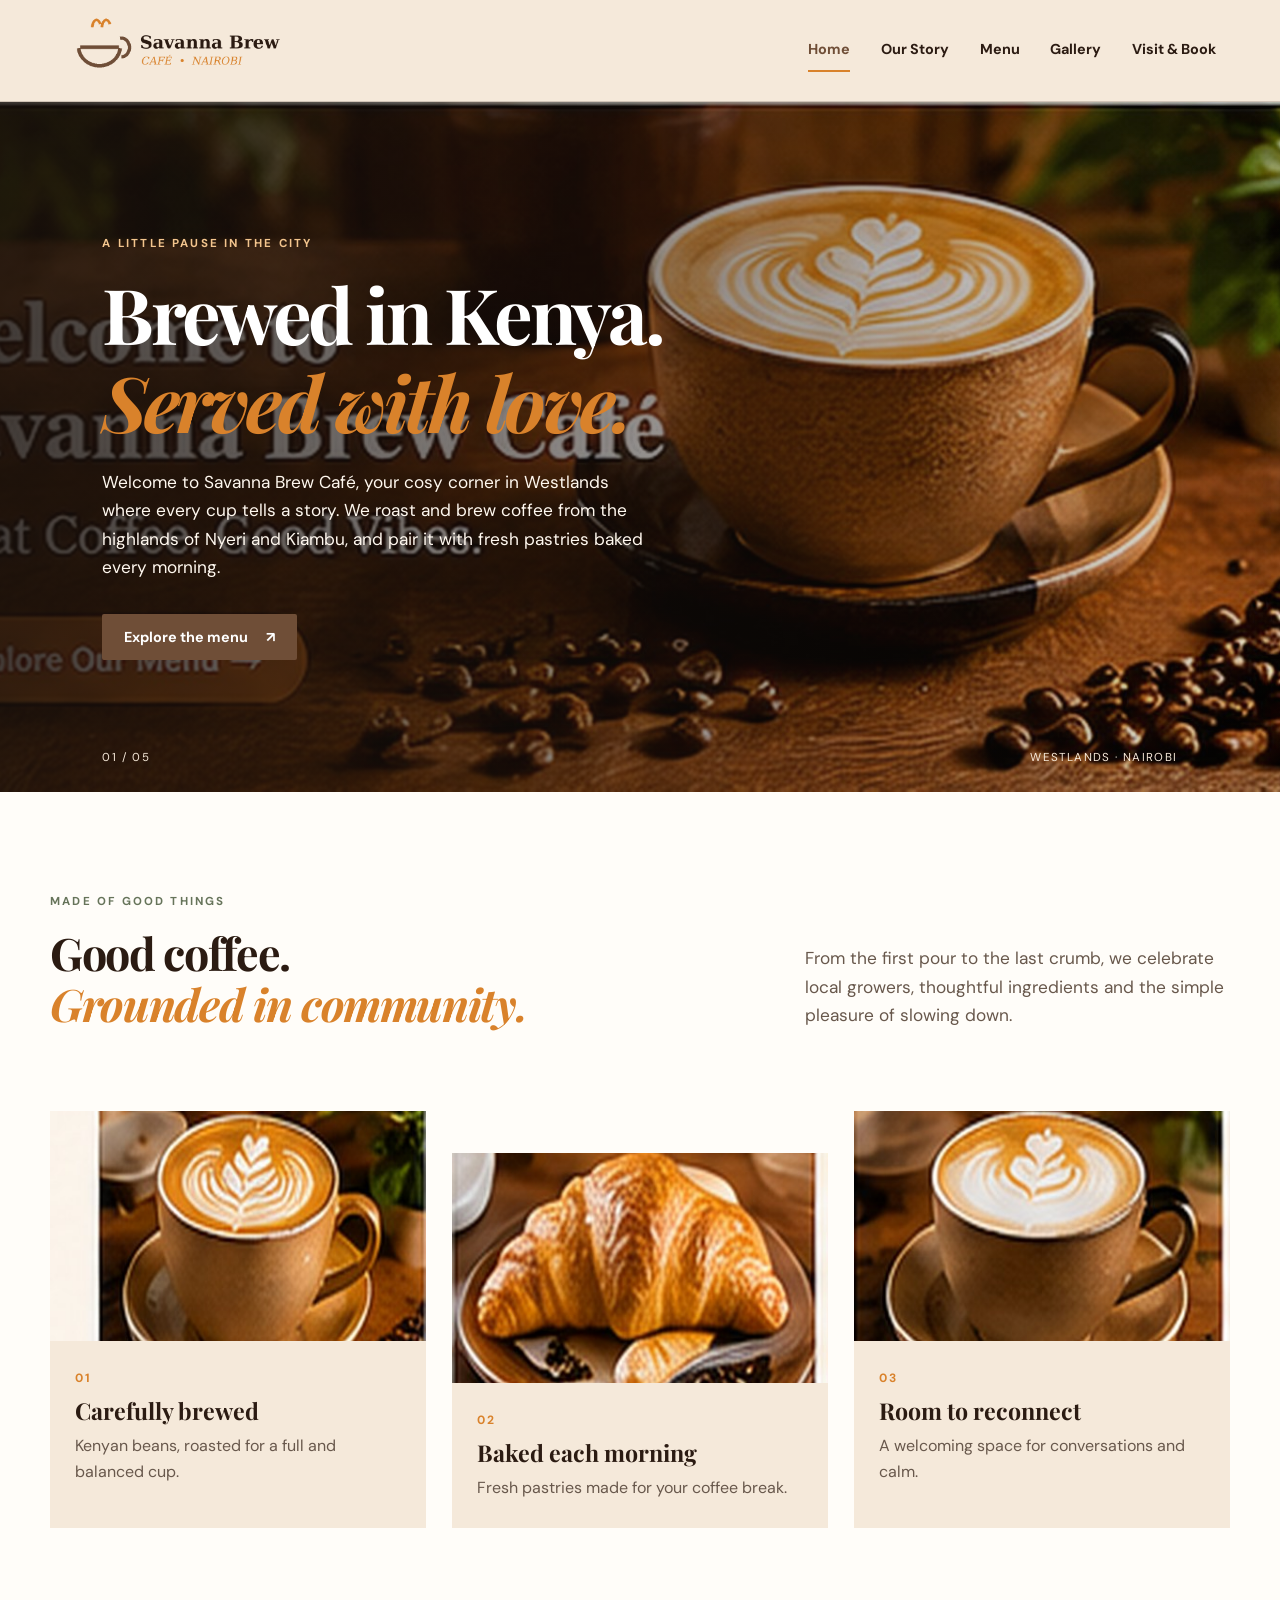
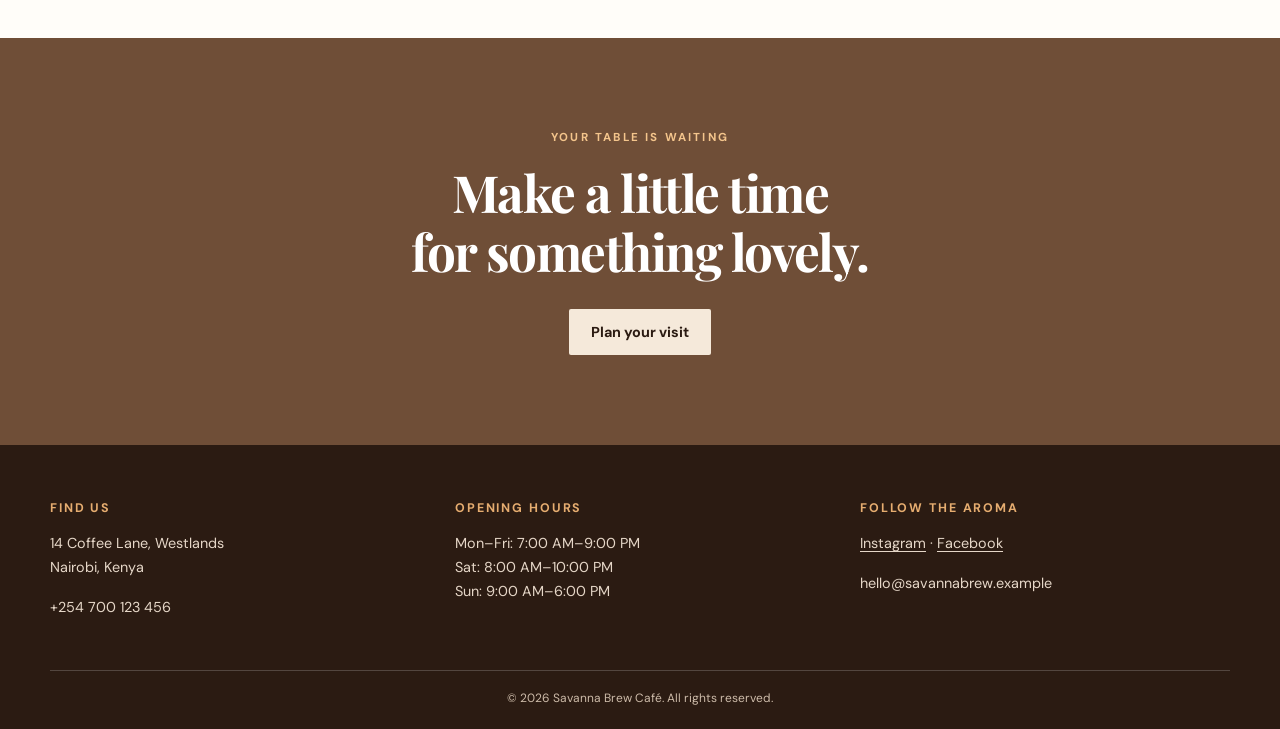
<file: index.html>
<!DOCTYPE html>
<html lang="en">
<head>
  <meta charset="UTF-8">
  <meta name="viewport" content="width=device-width, initial-scale=1.0">
  <meta name="description" content="Savanna Brew Café — Kenyan coffee, fresh bakes and warm hospitality in Westlands, Nairobi.">
  <title>Home | Savanna Brew Café</title>
  <link rel="preconnect" href="https://fonts.googleapis.com">
  <link rel="preconnect" href="https://fonts.gstatic.com" crossorigin>
  <link href="https://fonts.googleapis.com/css2?family=DM+Sans:wght@400;500;600;700&family=Playfair+Display:wght@600;700&display=swap" rel="stylesheet">
  <link rel="stylesheet" href="css/style.css">
</head>
<body>

<header class="site-header">
  <a class="brand" href="index.html"><img src="images/logo.png" alt="Savanna Brew Café logo"></a>
  <nav class="main-nav" aria-label="Main navigation">
    <a class="active" href="index.html">Home</a>
    <a class="" href="about.html">Our Story</a>
    <a class="" href="menu.html">Menu</a>
    <a class="" href="gallery.html">Gallery</a>
    <a class="" href="contact.html">Visit & Book</a>
  </nav>
</header>

<main>
  <section class="hero">
    <div class="hero-copy"><p class="eyebrow">A little pause in the city</p><h1>Brewed in Kenya.<br><em>Served with love.</em></h1>
    <p>Welcome to Savanna Brew Café, your cosy corner in Westlands where every cup tells a story. We roast and brew coffee from the highlands of Nyeri and Kiambu, and pair it with fresh pastries baked every morning.</p>
    <a class="button" href="menu.html">Explore the menu <span aria-hidden="true">↗</span></a></div>
    <div class="hero-note"><span>01 / 05</span><span>Westlands · Nairobi</span></div>
  </section>
  <section class="intro section-wrap"><div><p class="eyebrow">Made of good things</p><h2>Good coffee.<br><em>Grounded in community.</em></h2></div><p>From the first pour to the last crumb, we celebrate local growers, thoughtful ingredients and the simple pleasure of slowing down.</p></section>
  <section class="feature-grid section-wrap">
    <article class="feature-card"><img src="images/latte.jpg" alt="Freshly prepared latte with milk art"><div><span class="card-number">01</span><h3>Carefully brewed</h3><p>Kenyan beans, roasted for a full and balanced cup.</p></div></article>
    <article class="feature-card feature-offset"><img src="images/croissant.jpg" alt="Golden freshly baked croissant"><div><span class="card-number">02</span><h3>Baked each morning</h3><p>Fresh pastries made for your coffee break.</p></div></article>
    <article class="feature-card"><img src="images/cappuccino.jpg" alt="Cappuccino topped with delicate foam"><div><span class="card-number">03</span><h3>Room to reconnect</h3><p>A welcoming space for conversations and calm.</p></div></article>
  </section>
  <section class="closing-band"><p class="eyebrow">Your table is waiting</p><h2>Make a little time<br>for something lovely.</h2><a class="button button-light" href="contact.html">Plan your visit</a></section>
</main>

<footer class="site-footer">
  <div class="footer-grid">
    <section><h2>Find us</h2><p>14 Coffee Lane, Westlands<br>Nairobi, Kenya</p><p>+254 700 123 456</p></section>
    <section><h2>Opening hours</h2><p>Mon–Fri: 7:00 AM–9:00 PM<br>Sat: 8:00 AM–10:00 PM<br>Sun: 9:00 AM–6:00 PM</p></section>
    <section><h2>Follow the aroma</h2><p><a href="https://www.instagram.com/" target="_blank" rel="noopener">Instagram</a> · <a href="https://www.facebook.com/" target="_blank" rel="noopener">Facebook</a></p><p>hello@savannabrew.example</p></section>
  </div>
  <p class="copyright">© 2026 Savanna Brew Café. All rights reserved.</p>
</footer>
</body>
</html>
</file>
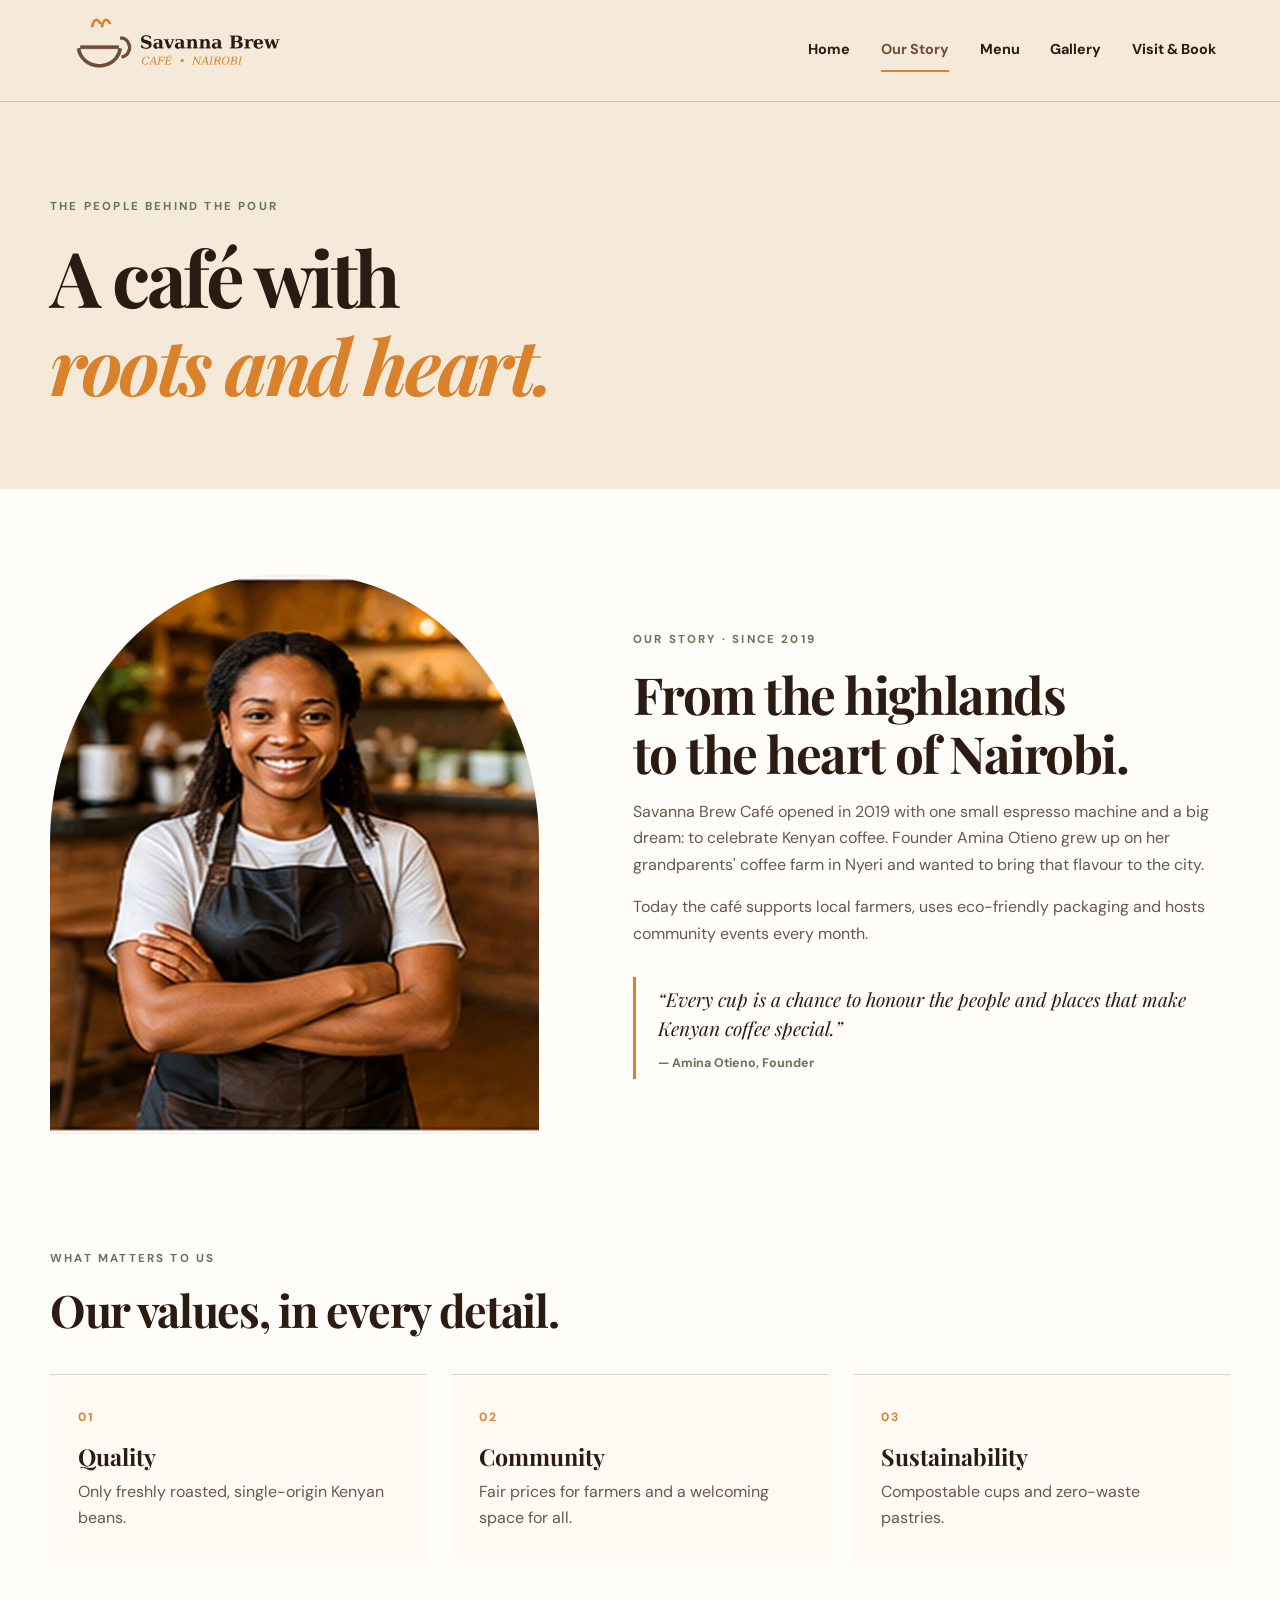
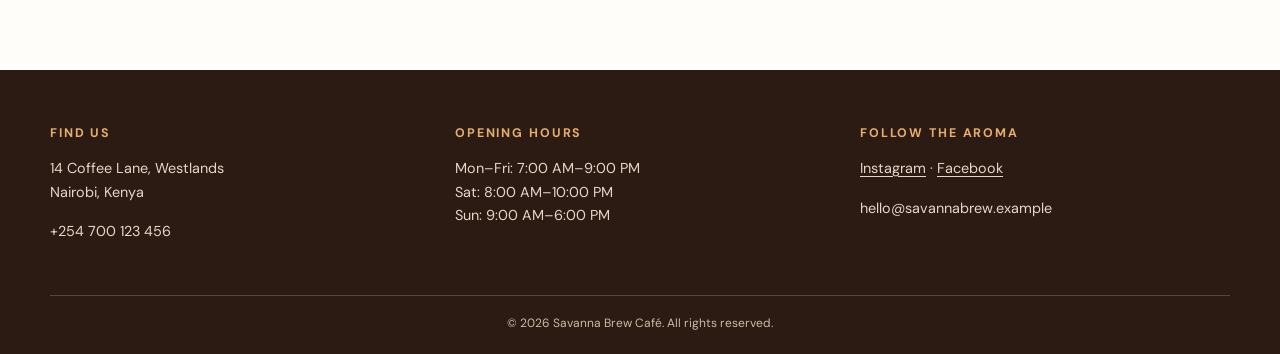
<file: about.html>
<!DOCTYPE html>
<html lang="en">
<head>
  <meta charset="UTF-8">
  <meta name="viewport" content="width=device-width, initial-scale=1.0">
  <meta name="description" content="Savanna Brew Café — Kenyan coffee, fresh bakes and warm hospitality in Westlands, Nairobi.">
  <title>Our Story | Savanna Brew Café</title>
  <link rel="preconnect" href="https://fonts.googleapis.com">
  <link rel="preconnect" href="https://fonts.gstatic.com" crossorigin>
  <link href="https://fonts.googleapis.com/css2?family=DM+Sans:wght@400;500;600;700&family=Playfair+Display:wght@600;700&display=swap" rel="stylesheet">
  <link rel="stylesheet" href="css/style.css">
</head>
<body>

<header class="site-header">
  <a class="brand" href="index.html"><img src="images/logo.png" alt="Savanna Brew Café logo"></a>
  <nav class="main-nav" aria-label="Main navigation">
    <a class="" href="index.html">Home</a>
    <a class="active" href="about.html">Our Story</a>
    <a class="" href="menu.html">Menu</a>
    <a class="" href="gallery.html">Gallery</a>
    <a class="" href="contact.html">Visit & Book</a>
  </nav>
</header>

<main class="page-main">
  <section class="page-heading"><p class="eyebrow">The people behind the pour</p><h1>A café with<br><em>roots and heart.</em></h1></section>
  <section class="story-layout section-wrap"><img class="owner-photo" src="images/about-owner.jpg" alt="Café owner welcoming guests behind the counter"><div class="story-copy"><p class="eyebrow">Our story · Since 2019</p><h2>From the highlands<br>to the heart of Nairobi.</h2><p>Savanna Brew Café opened in 2019 with one small espresso machine and a big dream: to celebrate Kenyan coffee. Founder Amina Otieno grew up on her grandparents' coffee farm in Nyeri and wanted to bring that flavour to the city.</p><p>Today the café supports local farmers, uses eco-friendly packaging and hosts community events every month.</p><blockquote>“Every cup is a chance to honour the people and places that make Kenyan coffee special.”<cite>— Amina Otieno, Founder</cite></blockquote></div></section>
  <section class="values section-wrap"><p class="eyebrow">What matters to us</p><h2>Our values, in every detail.</h2><div class="values-grid"><article><span>01</span><h3>Quality</h3><p>Only freshly roasted, single-origin Kenyan beans.</p></article><article><span>02</span><h3>Community</h3><p>Fair prices for farmers and a welcoming space for all.</p></article><article><span>03</span><h3>Sustainability</h3><p>Compostable cups and zero-waste pastries.</p></article></div></section>
</main>

<footer class="site-footer">
  <div class="footer-grid">
    <section><h2>Find us</h2><p>14 Coffee Lane, Westlands<br>Nairobi, Kenya</p><p>+254 700 123 456</p></section>
    <section><h2>Opening hours</h2><p>Mon–Fri: 7:00 AM–9:00 PM<br>Sat: 8:00 AM–10:00 PM<br>Sun: 9:00 AM–6:00 PM</p></section>
    <section><h2>Follow the aroma</h2><p><a href="https://www.instagram.com/" target="_blank" rel="noopener">Instagram</a> · <a href="https://www.facebook.com/" target="_blank" rel="noopener">Facebook</a></p><p>hello@savannabrew.example</p></section>
  </div>
  <p class="copyright">© 2026 Savanna Brew Café. All rights reserved.</p>
</footer>
</body>
</html>
</file>
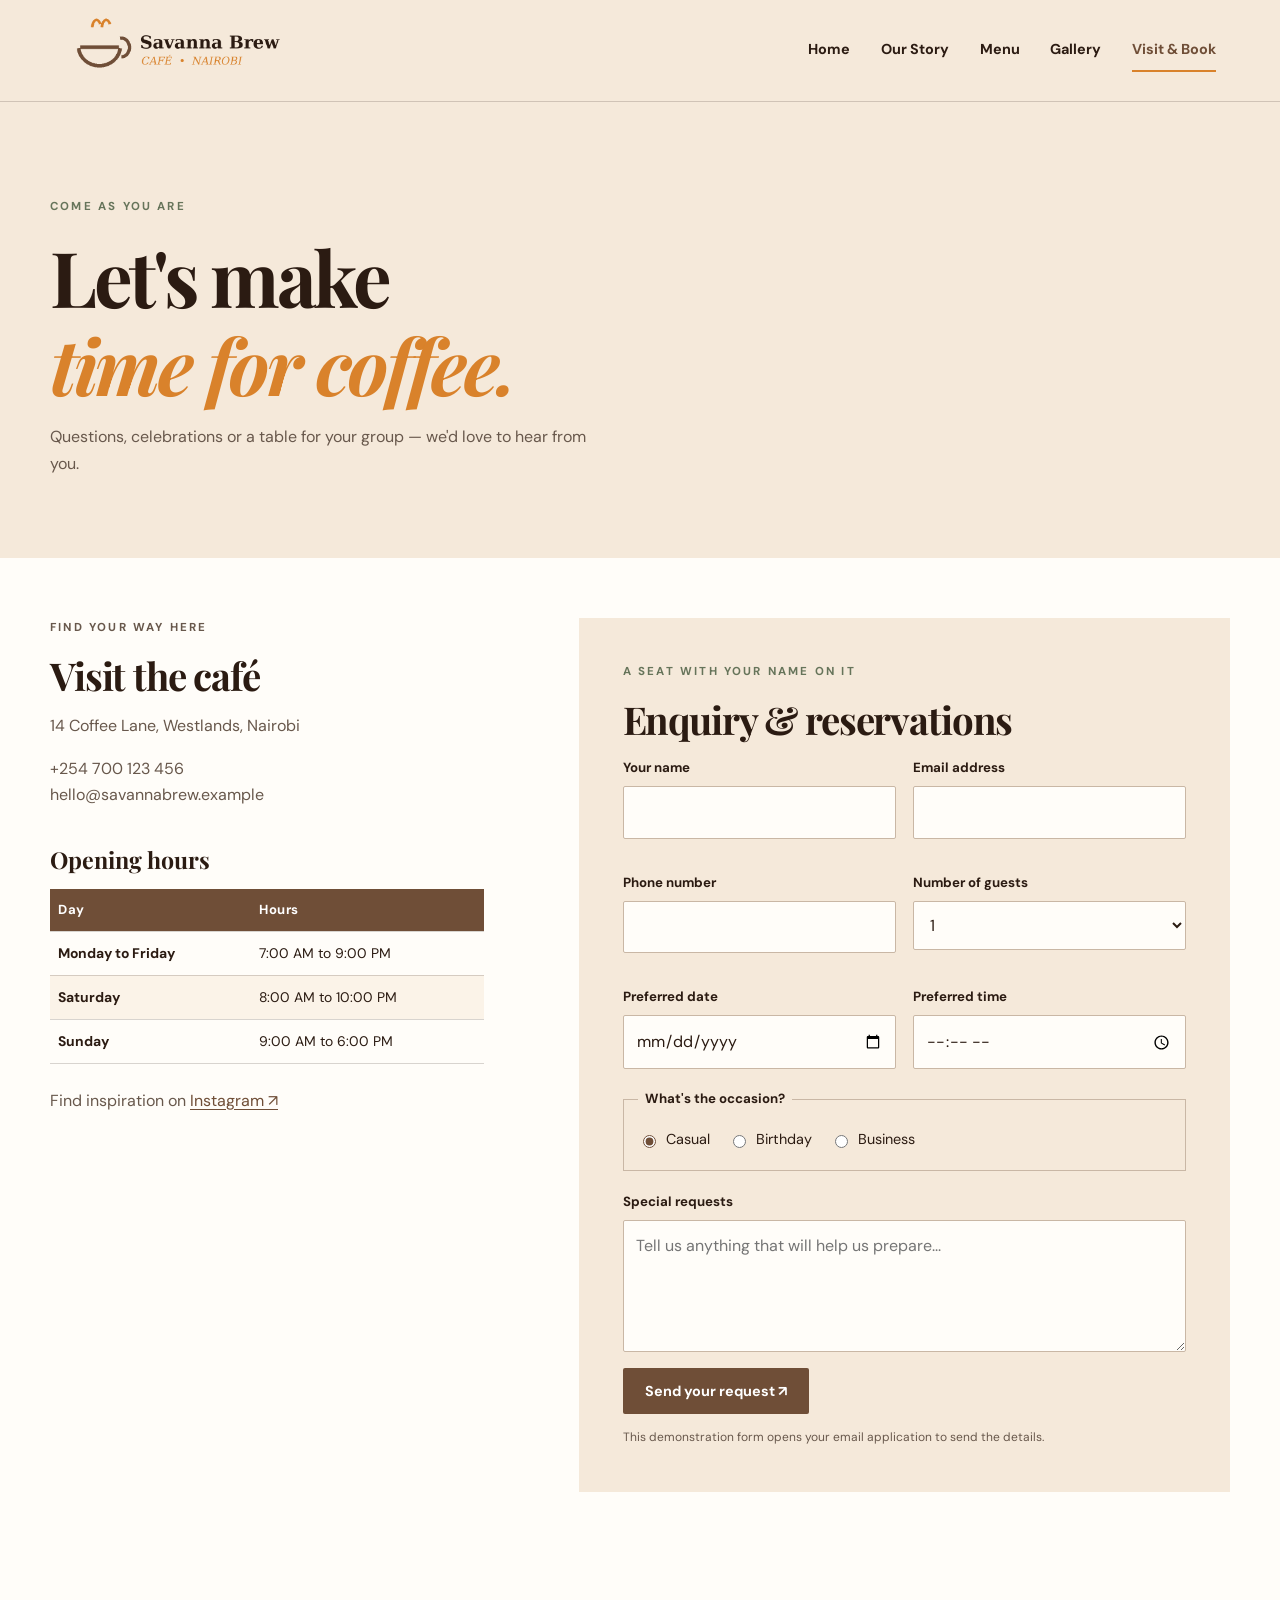
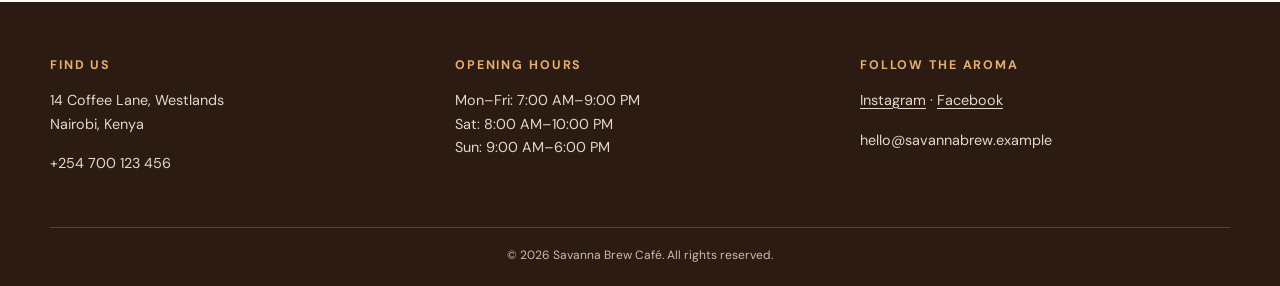
<file: contact.html>
<!DOCTYPE html>
<html lang="en">
<head>
  <meta charset="UTF-8">
  <meta name="viewport" content="width=device-width, initial-scale=1.0">
  <meta name="description" content="Savanna Brew Café — Kenyan coffee, fresh bakes and warm hospitality in Westlands, Nairobi.">
  <title>Visit & Book | Savanna Brew Café</title>
  <link rel="preconnect" href="https://fonts.googleapis.com">
  <link rel="preconnect" href="https://fonts.gstatic.com" crossorigin>
  <link href="https://fonts.googleapis.com/css2?family=DM+Sans:wght@400;500;600;700&family=Playfair+Display:wght@600;700&display=swap" rel="stylesheet">
  <link rel="stylesheet" href="css/style.css">
</head>
<body>

<header class="site-header">
  <a class="brand" href="index.html"><img src="images/logo.png" alt="Savanna Brew Café logo"></a>
  <nav class="main-nav" aria-label="Main navigation">
    <a class="" href="index.html">Home</a>
    <a class="" href="about.html">Our Story</a>
    <a class="" href="menu.html">Menu</a>
    <a class="" href="gallery.html">Gallery</a>
    <a class="active" href="contact.html">Visit & Book</a>
  </nav>
</header>

<main class="page-main">
  <section class="page-heading"><p class="eyebrow">Come as you are</p><h1>Let's make<br><em>time for coffee.</em></h1><p>Questions, celebrations or a table for your group — we'd love to hear from you.</p></section>
  <section class="contact-layout section-wrap">
    <div class="visit-details"><p class="eyebrow">Find your way here</p><h2>Visit the café</h2><p>14 Coffee Lane, Westlands, Nairobi</p><p><a href="tel:+254700123456">+254 700 123 456</a><br><a href="mailto:hello@savannabrew.example">hello@savannabrew.example</a></p>
    <h3>Opening hours</h3><div class="table-wrap"><table class="hours-table"><thead><tr><th scope="col">Day</th><th scope="col">Hours</th></tr></thead><tbody><tr><th scope="row">Monday to Friday</th><td>7:00 AM to 9:00 PM</td></tr><tr><th scope="row">Saturday</th><td>8:00 AM to 10:00 PM</td></tr><tr><th scope="row">Sunday</th><td>9:00 AM to 6:00 PM</td></tr></tbody></table></div>
    <p class="external-note">Find inspiration on <a href="https://www.instagram.com/" target="_blank" rel="noopener">Instagram ↗</a></p></div>
    <form class="booking-form" action="mailto:hello@savannabrew.example" method="post" enctype="text/plain">
      <p class="eyebrow">A seat with your name on it</p><h2>Enquiry & reservations</h2>
      <div class="form-grid">
        <div class="field"><label for="name">Your name</label><input id="name" name="name" type="text" required></div>
        <div class="field"><label for="email">Email address</label><input id="email" name="email" type="email" required></div>
        <div class="field"><label for="phone">Phone number</label><input id="phone" name="phone" type="tel"></div>
        <div class="field"><label for="guests">Number of guests</label><select id="guests" name="guests"><option>1</option><option>2</option><option>3</option><option>4</option><option>5</option><option>6</option><option>7</option><option>8</option><option>9</option><option>10</option></select></div>
        <div class="field"><label for="date">Preferred date</label><input id="date" name="date" type="date" required></div>
        <div class="field"><label for="time">Preferred time</label><input id="time" name="time" type="time" required></div>
      </div>
      <fieldset><legend>What's the occasion?</legend><label class="radio-label"><input type="radio" name="occasion" value="Casual" checked> Casual</label><label class="radio-label"><input type="radio" name="occasion" value="Birthday"> Birthday</label><label class="radio-label"><input type="radio" name="occasion" value="Business"> Business</label></fieldset>
      <div class="field"><label for="requests">Special requests</label><textarea id="requests" name="requests" rows="4" placeholder="Tell us anything that will help us prepare..."></textarea></div>
      <button class="button" type="submit">Send your request ↗</button>
      <p class="form-note">This demonstration form opens your email application to send the details.</p>
    </form>
  </section>
</main>

<footer class="site-footer">
  <div class="footer-grid">
    <section><h2>Find us</h2><p>14 Coffee Lane, Westlands<br>Nairobi, Kenya</p><p>+254 700 123 456</p></section>
    <section><h2>Opening hours</h2><p>Mon–Fri: 7:00 AM–9:00 PM<br>Sat: 8:00 AM–10:00 PM<br>Sun: 9:00 AM–6:00 PM</p></section>
    <section><h2>Follow the aroma</h2><p><a href="https://www.instagram.com/" target="_blank" rel="noopener">Instagram</a> · <a href="https://www.facebook.com/" target="_blank" rel="noopener">Facebook</a></p><p>hello@savannabrew.example</p></section>
  </div>
  <p class="copyright">© 2026 Savanna Brew Café. All rights reserved.</p>
</footer>
</body>
</html>
</file>
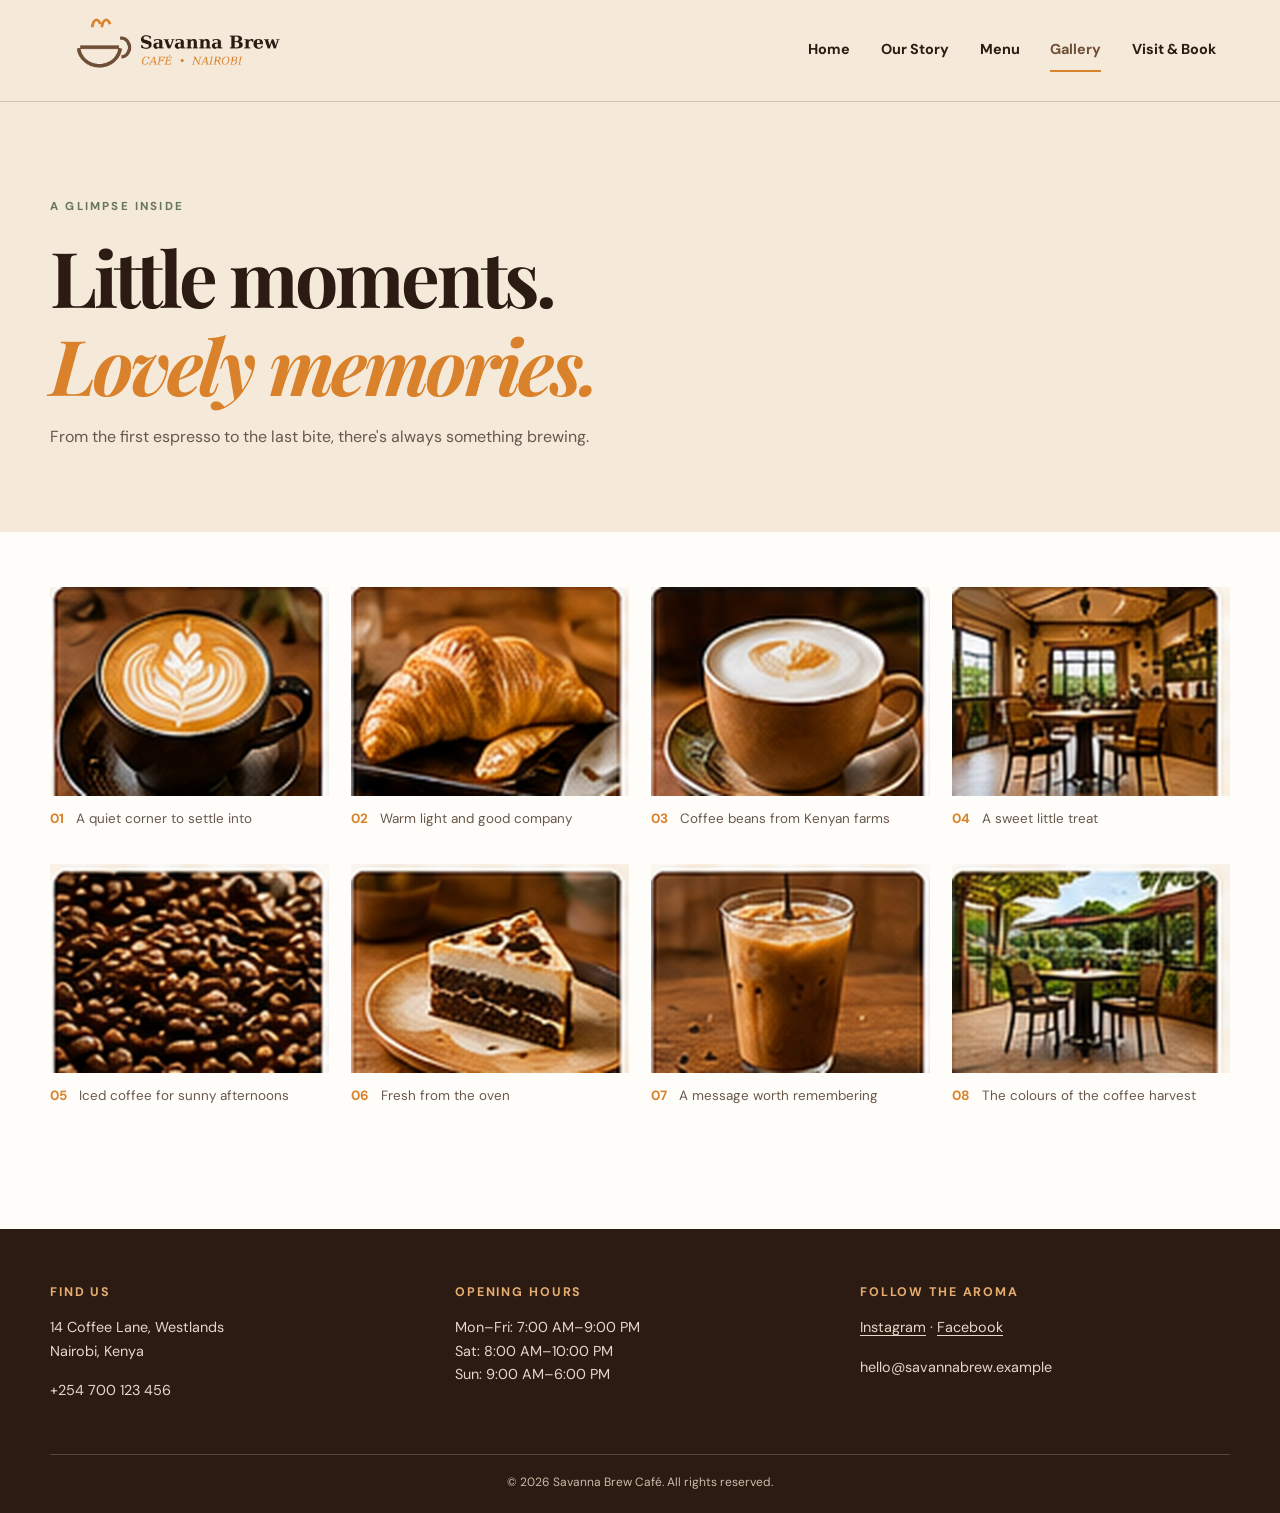
<file: gallery.html>
<!DOCTYPE html>
<html lang="en">
<head>
  <meta charset="UTF-8">
  <meta name="viewport" content="width=device-width, initial-scale=1.0">
  <meta name="description" content="Savanna Brew Café — Kenyan coffee, fresh bakes and warm hospitality in Westlands, Nairobi.">
  <title>Gallery | Savanna Brew Café</title>
  <link rel="preconnect" href="https://fonts.googleapis.com">
  <link rel="preconnect" href="https://fonts.gstatic.com" crossorigin>
  <link href="https://fonts.googleapis.com/css2?family=DM+Sans:wght@400;500;600;700&family=Playfair+Display:wght@600;700&display=swap" rel="stylesheet">
  <link rel="stylesheet" href="css/style.css">
</head>
<body>

<header class="site-header">
  <a class="brand" href="index.html"><img src="images/logo.png" alt="Savanna Brew Café logo"></a>
  <nav class="main-nav" aria-label="Main navigation">
    <a class="" href="index.html">Home</a>
    <a class="" href="about.html">Our Story</a>
    <a class="" href="menu.html">Menu</a>
    <a class="active" href="gallery.html">Gallery</a>
    <a class="" href="contact.html">Visit & Book</a>
  </nav>
</header>

<main class="page-main">
  <section class="page-heading"><p class="eyebrow">A glimpse inside</p><h1>Little moments.<br><em>Lovely memories.</em></h1><p>From the first espresso to the last bite, there's always something brewing.</p></section>
  <section class="gallery-grid section-wrap"><figure><img src="images/gallery-1.jpg" alt="A quiet corner to settle into"><figcaption><span>01</span>A quiet corner to settle into</figcaption></figure><figure><img src="images/gallery-2.jpg" alt="Warm light and good company"><figcaption><span>02</span>Warm light and good company</figcaption></figure><figure><img src="images/gallery-3.jpg" alt="Coffee beans from Kenyan farms"><figcaption><span>03</span>Coffee beans from Kenyan farms</figcaption></figure><figure><img src="images/gallery-4.jpg" alt="A sweet little treat"><figcaption><span>04</span>A sweet little treat</figcaption></figure><figure><img src="images/gallery-5.jpg" alt="Iced coffee for sunny afternoons"><figcaption><span>05</span>Iced coffee for sunny afternoons</figcaption></figure><figure><img src="images/gallery-6.jpg" alt="Fresh from the oven"><figcaption><span>06</span>Fresh from the oven</figcaption></figure><figure><img src="images/gallery-7.jpg" alt="A message worth remembering"><figcaption><span>07</span>A message worth remembering</figcaption></figure><figure><img src="images/gallery-8.jpg" alt="The colours of the coffee harvest"><figcaption><span>08</span>The colours of the coffee harvest</figcaption></figure></section>
</main>

<footer class="site-footer">
  <div class="footer-grid">
    <section><h2>Find us</h2><p>14 Coffee Lane, Westlands<br>Nairobi, Kenya</p><p>+254 700 123 456</p></section>
    <section><h2>Opening hours</h2><p>Mon–Fri: 7:00 AM–9:00 PM<br>Sat: 8:00 AM–10:00 PM<br>Sun: 9:00 AM–6:00 PM</p></section>
    <section><h2>Follow the aroma</h2><p><a href="https://www.instagram.com/" target="_blank" rel="noopener">Instagram</a> · <a href="https://www.facebook.com/" target="_blank" rel="noopener">Facebook</a></p><p>hello@savannabrew.example</p></section>
  </div>
  <p class="copyright">© 2026 Savanna Brew Café. All rights reserved.</p>
</footer>
</body>
</html>
</file>
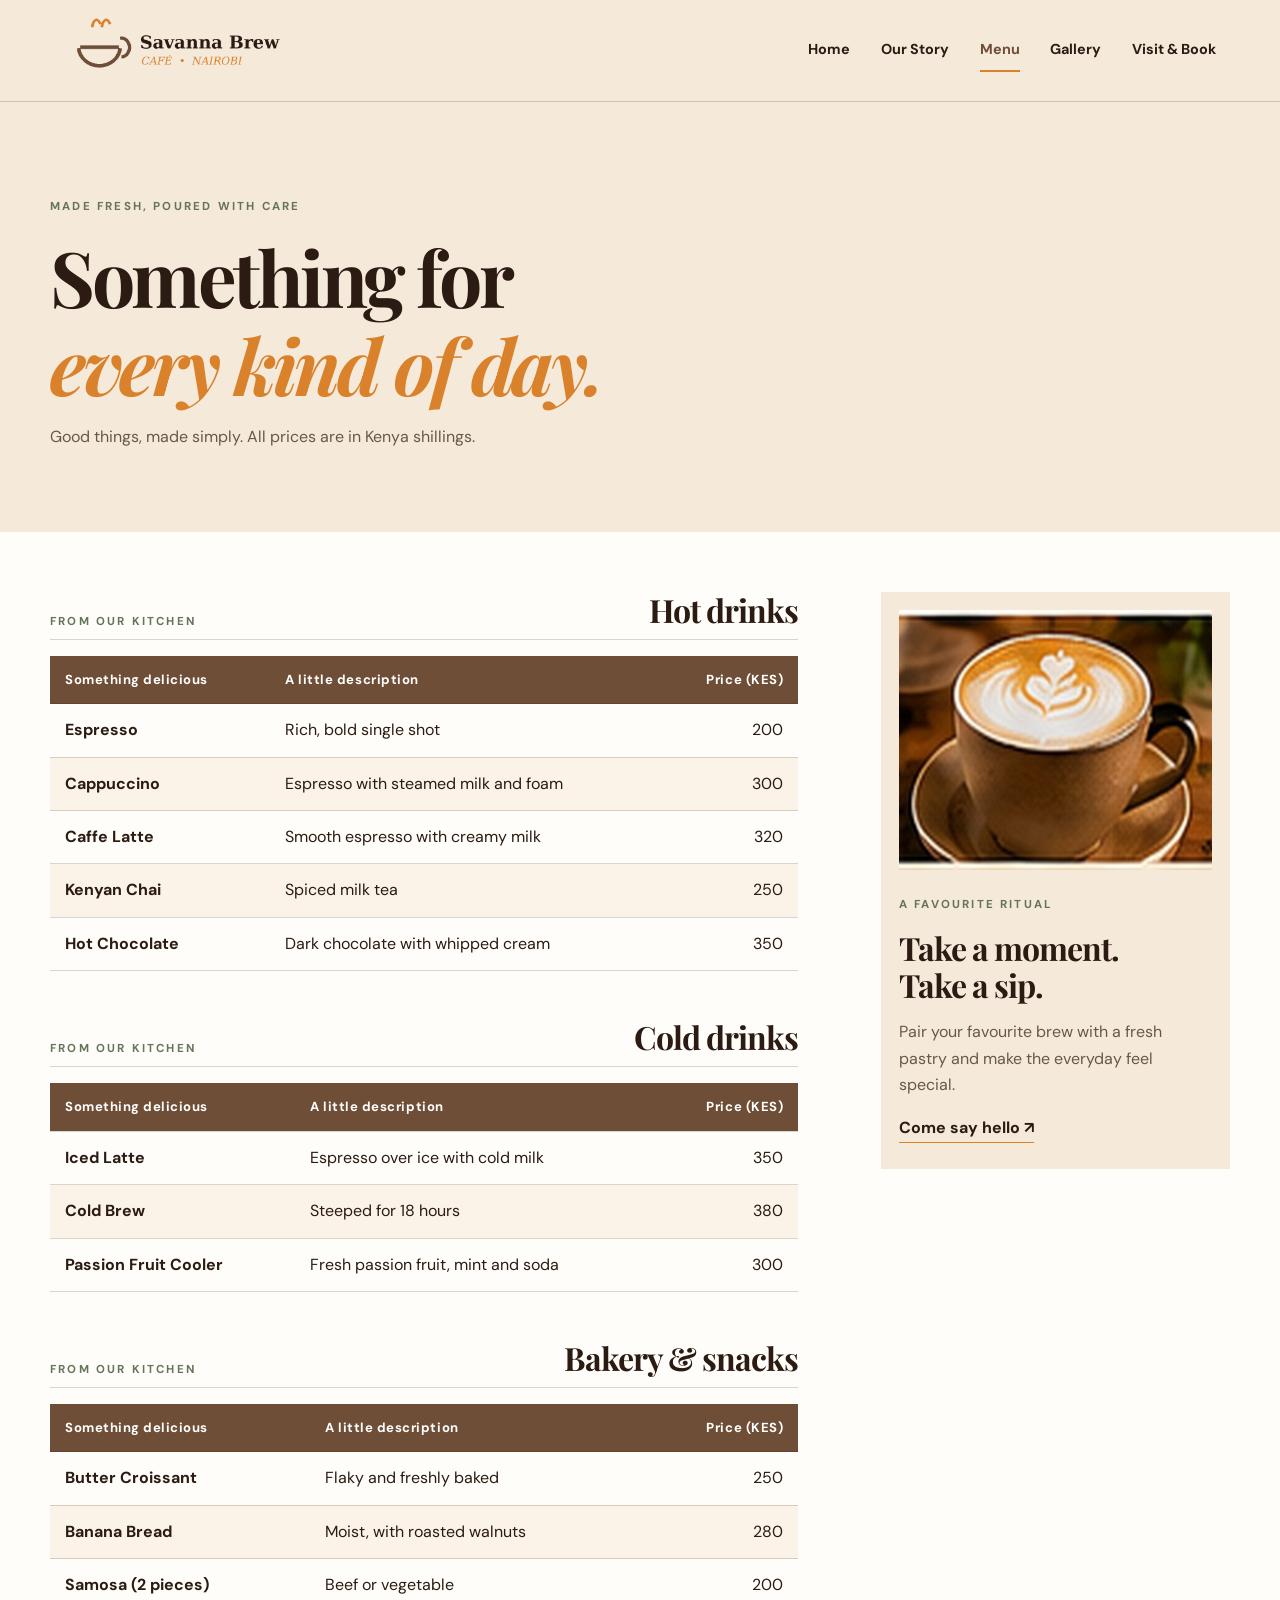
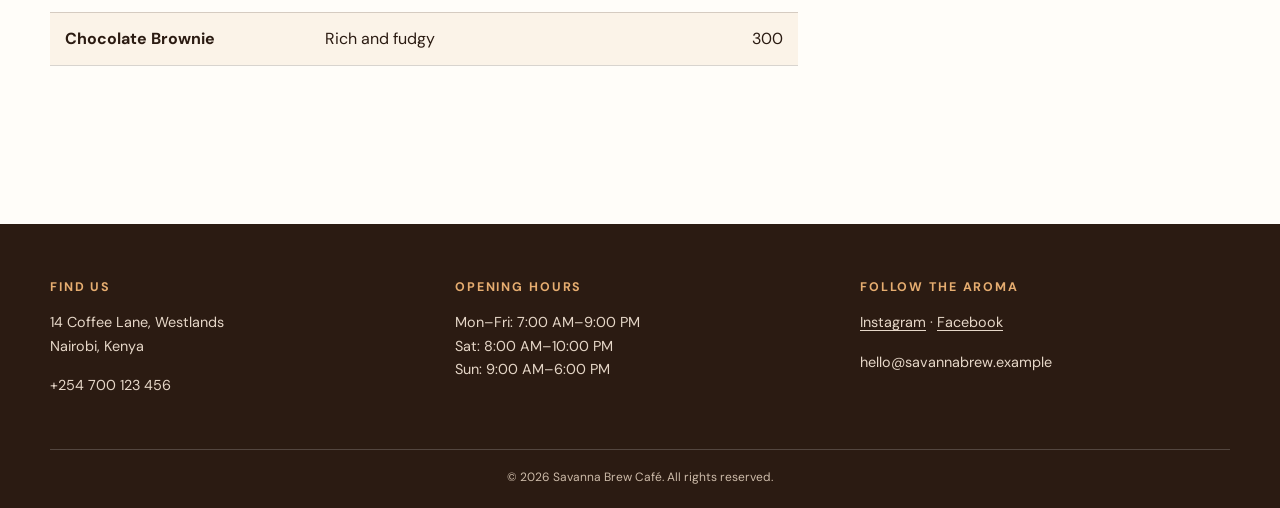
<file: menu.html>
<!DOCTYPE html>
<html lang="en">
<head>
  <meta charset="UTF-8">
  <meta name="viewport" content="width=device-width, initial-scale=1.0">
  <meta name="description" content="Savanna Brew Café — Kenyan coffee, fresh bakes and warm hospitality in Westlands, Nairobi.">
  <title>Menu | Savanna Brew Café</title>
  <link rel="preconnect" href="https://fonts.googleapis.com">
  <link rel="preconnect" href="https://fonts.gstatic.com" crossorigin>
  <link href="https://fonts.googleapis.com/css2?family=DM+Sans:wght@400;500;600;700&family=Playfair+Display:wght@600;700&display=swap" rel="stylesheet">
  <link rel="stylesheet" href="css/style.css">
</head>
<body>

<header class="site-header">
  <a class="brand" href="index.html"><img src="images/logo.png" alt="Savanna Brew Café logo"></a>
  <nav class="main-nav" aria-label="Main navigation">
    <a class="" href="index.html">Home</a>
    <a class="" href="about.html">Our Story</a>
    <a class="active" href="menu.html">Menu</a>
    <a class="" href="gallery.html">Gallery</a>
    <a class="" href="contact.html">Visit & Book</a>
  </nav>
</header>

<main class="page-main">
  <section class="page-heading"><p class="eyebrow">Made fresh, poured with care</p><h1>Something for<br><em>every kind of day.</em></h1><p>Good things, made simply. All prices are in Kenya shillings.</p></section>
  <div class="menu-layout section-wrap"><div><section class="menu-section"><div class="menu-section-heading"><p class="eyebrow">From our kitchen</p><h2>Hot drinks</h2></div><div class="table-wrap"><table><thead><tr><th scope="col">Something delicious</th><th scope="col">A little description</th><th scope="col" class="price">Price (KES)</th></tr></thead><tbody><tr><th scope="row">Espresso</th><td>Rich, bold single shot</td><td class="price">200</td></tr><tr><th scope="row">Cappuccino</th><td>Espresso with steamed milk and foam</td><td class="price">300</td></tr><tr><th scope="row">Caffe Latte</th><td>Smooth espresso with creamy milk</td><td class="price">320</td></tr><tr><th scope="row">Kenyan Chai</th><td>Spiced milk tea</td><td class="price">250</td></tr><tr><th scope="row">Hot Chocolate</th><td>Dark chocolate with whipped cream</td><td class="price">350</td></tr></tbody></table></div></section><section class="menu-section"><div class="menu-section-heading"><p class="eyebrow">From our kitchen</p><h2>Cold drinks</h2></div><div class="table-wrap"><table><thead><tr><th scope="col">Something delicious</th><th scope="col">A little description</th><th scope="col" class="price">Price (KES)</th></tr></thead><tbody><tr><th scope="row">Iced Latte</th><td>Espresso over ice with cold milk</td><td class="price">350</td></tr><tr><th scope="row">Cold Brew</th><td>Steeped for 18 hours</td><td class="price">380</td></tr><tr><th scope="row">Passion Fruit Cooler</th><td>Fresh passion fruit, mint and soda</td><td class="price">300</td></tr></tbody></table></div></section><section class="menu-section"><div class="menu-section-heading"><p class="eyebrow">From our kitchen</p><h2>Bakery & snacks</h2></div><div class="table-wrap"><table><thead><tr><th scope="col">Something delicious</th><th scope="col">A little description</th><th scope="col" class="price">Price (KES)</th></tr></thead><tbody><tr><th scope="row">Butter Croissant</th><td>Flaky and freshly baked</td><td class="price">250</td></tr><tr><th scope="row">Banana Bread</th><td>Moist, with roasted walnuts</td><td class="price">280</td></tr><tr><th scope="row">Samosa (2 pieces)</th><td>Beef or vegetable</td><td class="price">200</td></tr><tr><th scope="row">Chocolate Brownie</th><td>Rich and fudgy</td><td class="price">300</td></tr></tbody></table></div></section></div><aside class="menu-aside"><img src="images/cappuccino.jpg" alt="Cappuccino served in a ceramic cup"><p class="eyebrow">A favourite ritual</p><h2>Take a moment.<br>Take a sip.</h2><p>Pair your favourite brew with a fresh pastry and make the everyday feel special.</p><a class="text-link" href="contact.html">Come say hello ↗</a></aside></div>
</main>

<footer class="site-footer">
  <div class="footer-grid">
    <section><h2>Find us</h2><p>14 Coffee Lane, Westlands<br>Nairobi, Kenya</p><p>+254 700 123 456</p></section>
    <section><h2>Opening hours</h2><p>Mon–Fri: 7:00 AM–9:00 PM<br>Sat: 8:00 AM–10:00 PM<br>Sun: 9:00 AM–6:00 PM</p></section>
    <section><h2>Follow the aroma</h2><p><a href="https://www.instagram.com/" target="_blank" rel="noopener">Instagram</a> · <a href="https://www.facebook.com/" target="_blank" rel="noopener">Facebook</a></p><p>hello@savannabrew.example</p></section>
  </div>
  <p class="copyright">© 2026 Savanna Brew Café. All rights reserved.</p>
</footer>
</body>
</html>
</file>
<file: css/style.css>
/* SAVANNA BREW CAFÉ — refreshed editorial style
   Palette follows the assignment brand guide; layout uses Flexbox + CSS Grid. */
:root {
  --coffee: #6F4E37; --cream: #F5E9DA; --orange: #D9822B;
  --ink: #2B1B12; --white: #FFFFFF; --sage: #66745A;
  --line: rgba(43,27,18,.18); --serif: "Playfair Display", Georgia, serif;
  --sans: "DM Sans", "Open Sans", Arial, sans-serif;
}
* { box-sizing: border-box; }
html { scroll-behavior: smooth; }
body { margin: 0; color: var(--ink); background: #fffdf9; font: 16px/1.65 var(--sans); }
img { display: block; max-width: 100%; }
a { color: inherit; text-decoration: none; transition: color .25s ease, background .25s ease, transform .25s ease; }
a:hover { color: var(--orange); }
a:focus-visible, button:focus-visible, input:focus-visible, select:focus-visible, textarea:focus-visible { outline: 3px solid var(--orange); outline-offset: 3px; }
h1,h2,h3 { font-family: var(--serif); line-height: 1.15; margin: 0 0 1rem; }
h1 { font-size: clamp(2.8rem, 6vw, 5.8rem); letter-spacing: -.045em; }
h2 { font-size: clamp(2rem, 3.5vw, 3.3rem); letter-spacing: -.03em; }
h3 { font-size: 1.45rem; }
p { margin: 0 0 1rem; }
em { color: var(--orange); font-style: italic; }
.site-header { min-height: 100px; padding: 14px clamp(20px,5vw,76px); display: flex; align-items: center; justify-content: space-between; gap: 30px; background: var(--cream); border-bottom: 1px solid var(--line); }
.brand img { width: 255px; height: auto; }
.main-nav { display: flex; flex-wrap: wrap; align-items: center; gap: clamp(14px,2.4vw,36px); }
.main-nav a { font-size: .9rem; font-weight: 700; padding: 9px 0; border-bottom: 2px solid transparent; }
.main-nav a:hover, .main-nav a.active { color: var(--coffee); border-color: var(--orange); }
.hero { min-height: min(690px,76vw); position: relative; display: flex; align-items: center; padding: 8vw; color: white; background: linear-gradient(90deg,rgba(25,17,12,.82),rgba(25,17,12,.12)),url("../images/hero.jpg") center/cover; }
.hero-copy { max-width: 650px; }
.hero-copy p:not(.eyebrow) { max-width: 560px; font-size: 1.08rem; color: #fff8ef; margin: 1.4rem 0 2rem; }
.eyebrow { color: var(--sage); text-transform: uppercase; font-size: .72rem; font-weight: 700; letter-spacing: .19em; margin-bottom: 1rem; }
.hero .eyebrow { color: #f3c58e; }
.button { display: inline-flex; align-items: center; gap: 18px; border: 0; border-radius: 2px; padding: 14px 22px; background: var(--coffee); color: white; font: 700 .9rem var(--sans); cursor: pointer; transition: transform .25s ease, background .25s ease, box-shadow .25s ease; }
.button:hover { color: white; background: var(--orange); transform: translateY(-3px); box-shadow: 0 10px 24px #2b1b1230; }
.hero-note { position: absolute; bottom: 25px; left: 8vw; right: 8vw; display: flex; justify-content: space-between; color: #f6e9d9; font-size: .72rem; letter-spacing: .12em; text-transform: uppercase; }
.section-wrap { width: min(1180px, calc(100% - 48px)); margin: 0 auto; }
.intro { display: grid; grid-template-columns: 1.2fr .8fr; gap: 10%; padding-top: 100px; padding-bottom: 65px; align-items: end; }
.intro > p { max-width: 430px; font-size: 1.08rem; color: #68584c; }
.feature-grid { display: grid; grid-template-columns: repeat(3,1fr); gap: 26px; padding-bottom: 110px; }
.feature-card { background: var(--cream); transition: transform .3s ease, box-shadow .3s ease; }
.feature-card:hover { transform: translateY(-8px); box-shadow: 0 18px 40px #2b1b121a; }
.feature-card img { width: 100%; height: 230px; object-fit: cover; }
.feature-card > div { padding: 23px 25px 27px; }
.card-number, .values-grid article > span { color: var(--orange); font-size: .75rem; font-weight: 700; letter-spacing: .16em; }
.feature-card h3 { margin: 8px 0; }
.feature-card p { color: #68584c; margin: 0; }
.feature-offset { margin-top: 42px; }
.closing-band { background: var(--coffee); color: white; text-align: center; padding: 90px 20px; }
.closing-band .eyebrow { color: #f4c58c; }
.closing-band h2 { font-size: clamp(2.2rem,4vw,4rem); margin-bottom: 28px; }
.button-light { background: var(--cream); color: var(--ink); }
.button-light:hover { color: var(--ink); background: #f0c58f; }
.page-main { padding-bottom: 110px; }
.page-heading { padding: 95px max(24px, calc((100% - 1180px)/2)) 65px; background: var(--cream); }
.page-heading h1 { font-size: clamp(3rem,6vw,5.2rem); }
.page-heading > p:last-child { max-width: 560px; color: #68584c; }
.story-layout { display: grid; grid-template-columns: .9fr 1.1fr; gap: 8%; align-items: center; padding-top: 85px; }
.owner-photo { width: 100%; height: 560px; object-fit: cover; border-radius: 48% 48% 3px 3px; }
.story-copy h2 { font-size: clamp(2.1rem,4vw,3.7rem); }
.story-copy > p:not(.eyebrow) { color: #68584c; }
blockquote { margin: 30px 0 0; padding: 8px 0 8px 22px; border-left: 3px solid var(--orange); font: italic 1.2rem/1.5 var(--serif); }
blockquote cite { display: block; margin-top: 12px; font: 700 .78rem var(--sans); color: var(--sage); }
.values { padding-top: 115px; }
.values-grid { display: grid; grid-template-columns: repeat(3,1fr); gap: 24px; margin-top: 38px; }
.values-grid article { padding: 28px; border-top: 1px solid var(--line); background: #fffaf3; }
.values-grid h3 { margin: 15px 0 8px; }
.values-grid p { color: #68584c; margin: 0; }
.menu-layout { display: grid; grid-template-columns: 1.5fr .7fr; gap: 7%; padding-top: 60px; }
.menu-section { margin-bottom: 48px; }
.menu-section-heading { display: flex; justify-content: space-between; align-items: end; border-bottom: 1px solid var(--line); margin-bottom: 16px; }
.menu-section-heading .eyebrow { margin-bottom: 8px; }
.menu-section-heading h2 { font-size: 2rem; margin-bottom: 10px; }
.table-wrap { overflow-x: auto; }
table { width: 100%; border-collapse: collapse; min-width: 520px; }
th,td { text-align: left; padding: 13px 15px; border-bottom: 1px solid var(--line); }
thead { background: var(--coffee); color: white; }
thead th { font-size: .82rem; letter-spacing: .04em; }
tbody tr:nth-child(even) { background: #fbf3e8; }
tbody tr:hover { background: #f6e1c8; }
tbody th { font-weight: 700; }
.price { text-align: right; white-space: nowrap; }
.menu-aside { align-self: start; position: sticky; top: 24px; background: var(--cream); padding: 18px 18px 28px; }
.menu-aside img { width: 100%; height: 260px; object-fit: cover; margin-bottom: 25px; }
.menu-aside h2 { font-size: 2rem; }
.menu-aside p:not(.eyebrow) { color: #68584c; }
.text-link { font-weight: 700; border-bottom: 1px solid var(--orange); padding-bottom: 4px; }
.gallery-grid { display: grid; grid-template-columns: repeat(4,minmax(0,1fr)); gap: 22px; padding-top: 55px; }
.gallery-grid figure { margin: 0; overflow: hidden; }
.gallery-grid img { width: 100%; aspect-ratio: 4/3; object-fit: cover; transition: transform .45s ease; }
.gallery-grid figure:hover img { transform: scale(1.06); }
.gallery-grid figcaption { display: flex; gap: 12px; padding: 12px 0; font-size: .84rem; color: #68584c; }
.gallery-grid figcaption span { color: var(--orange); font-weight: 700; }
.contact-layout { display: grid; grid-template-columns: .8fr 1.2fr; gap: 8%; padding-top: 60px; align-items: start; }
.visit-details h2, .booking-form h2 { font-size: 2.4rem; }
.visit-details > p { color: #68584c; }
.visit-details h3 { margin-top: 38px; }
.hours-table { min-width: 0; font-size: .87rem; }
.hours-table th,.hours-table td { padding: 10px 8px; }
.external-note { margin-top: 24px; }
.external-note a { color: var(--coffee); text-decoration: underline; text-underline-offset: 3px; }
.booking-form { background: var(--cream); padding: clamp(22px,4vw,44px); }
.form-grid { display: grid; grid-template-columns: 1fr 1fr; gap: 17px; }
.field { display: flex; flex-direction: column; gap: 7px; margin-bottom: 16px; }
.field label, fieldset legend { font-size: .83rem; font-weight: 700; }
input,select,textarea { width: 100%; border: 1px solid #c9b7a5; border-radius: 2px; padding: 12px; background: #fffdf9; color: var(--ink); font: inherit; }
textarea { resize: vertical; }
fieldset { border: 1px solid #c9b7a5; margin: 3px 0 20px; padding: 14px; }
fieldset legend { padding: 0 7px; }
.radio-label { display: inline-flex; align-items: center; gap: 7px; margin: 4px 18px 4px 0; font-size: .9rem; }
.radio-label input { width: auto; accent-color: var(--coffee); }
.form-note { margin: 14px 0 0; font-size: .75rem; color: #68584c; }
.site-footer { background: var(--ink); color: var(--cream); padding: 55px max(24px, calc((100% - 1180px)/2)) 20px; }
.footer-grid { display: grid; grid-template-columns: repeat(3,1fr); gap: 35px; }
.footer-grid h2 { font: 700 .78rem var(--sans); text-transform: uppercase; letter-spacing: .15em; color: #e6ad70; }
.footer-grid p { color: #e6d7c8; font-size: .9rem; }
.footer-grid a { text-decoration: underline; text-underline-offset: 3px; }
.copyright { border-top: 1px solid #ffffff30; margin: 35px 0 0; padding-top: 18px; text-align: center; font-size: .75rem; color: #cdbba9; }
@media (max-width: 768px) {
  .site-header { flex-direction: column; align-items: flex-start; gap: 10px; }
  .brand img { width: 220px; }
  .main-nav { width: 100%; flex-direction: column; align-items: flex-start; gap: 0; }
  .main-nav a { padding: 7px 0; }
  .hero { min-height: 620px; padding: 40px 24px 70px; background-position: 58% center; }
  .hero-note { left: 24px; right: 24px; }
  .intro,.story-layout,.menu-layout,.contact-layout { grid-template-columns: 1fr; gap: 32px; }
  .intro { padding-top: 65px; }
  .feature-grid,.values-grid { grid-template-columns: 1fr; gap: 22px; }
  .feature-offset { margin-top: 0; }
  .feature-card img { height: 250px; }
  .page-heading { padding-top: 65px; padding-bottom: 45px; }
  .story-layout { padding-top: 55px; }
  .owner-photo { height: 420px; }
  .values { padding-top: 75px; }
  .menu-layout { padding-top: 40px; }
  .menu-aside { position: static; }
  .gallery-grid { grid-template-columns: repeat(2,minmax(0,1fr)); gap: 15px; padding-top: 35px; }
  .contact-layout { padding-top: 40px; }
  .footer-grid { grid-template-columns: 1fr; gap: 18px; }
}
@media (max-width: 480px) {
  .section-wrap { width: min(100% - 32px, 1180px); }
  .hero h1 { font-size: 2.7rem; }
  .gallery-grid { grid-template-columns: 1fr; }
  .form-grid { grid-template-columns: 1fr; gap: 0; }
  .radio-label { display: flex; }
}
</file>
